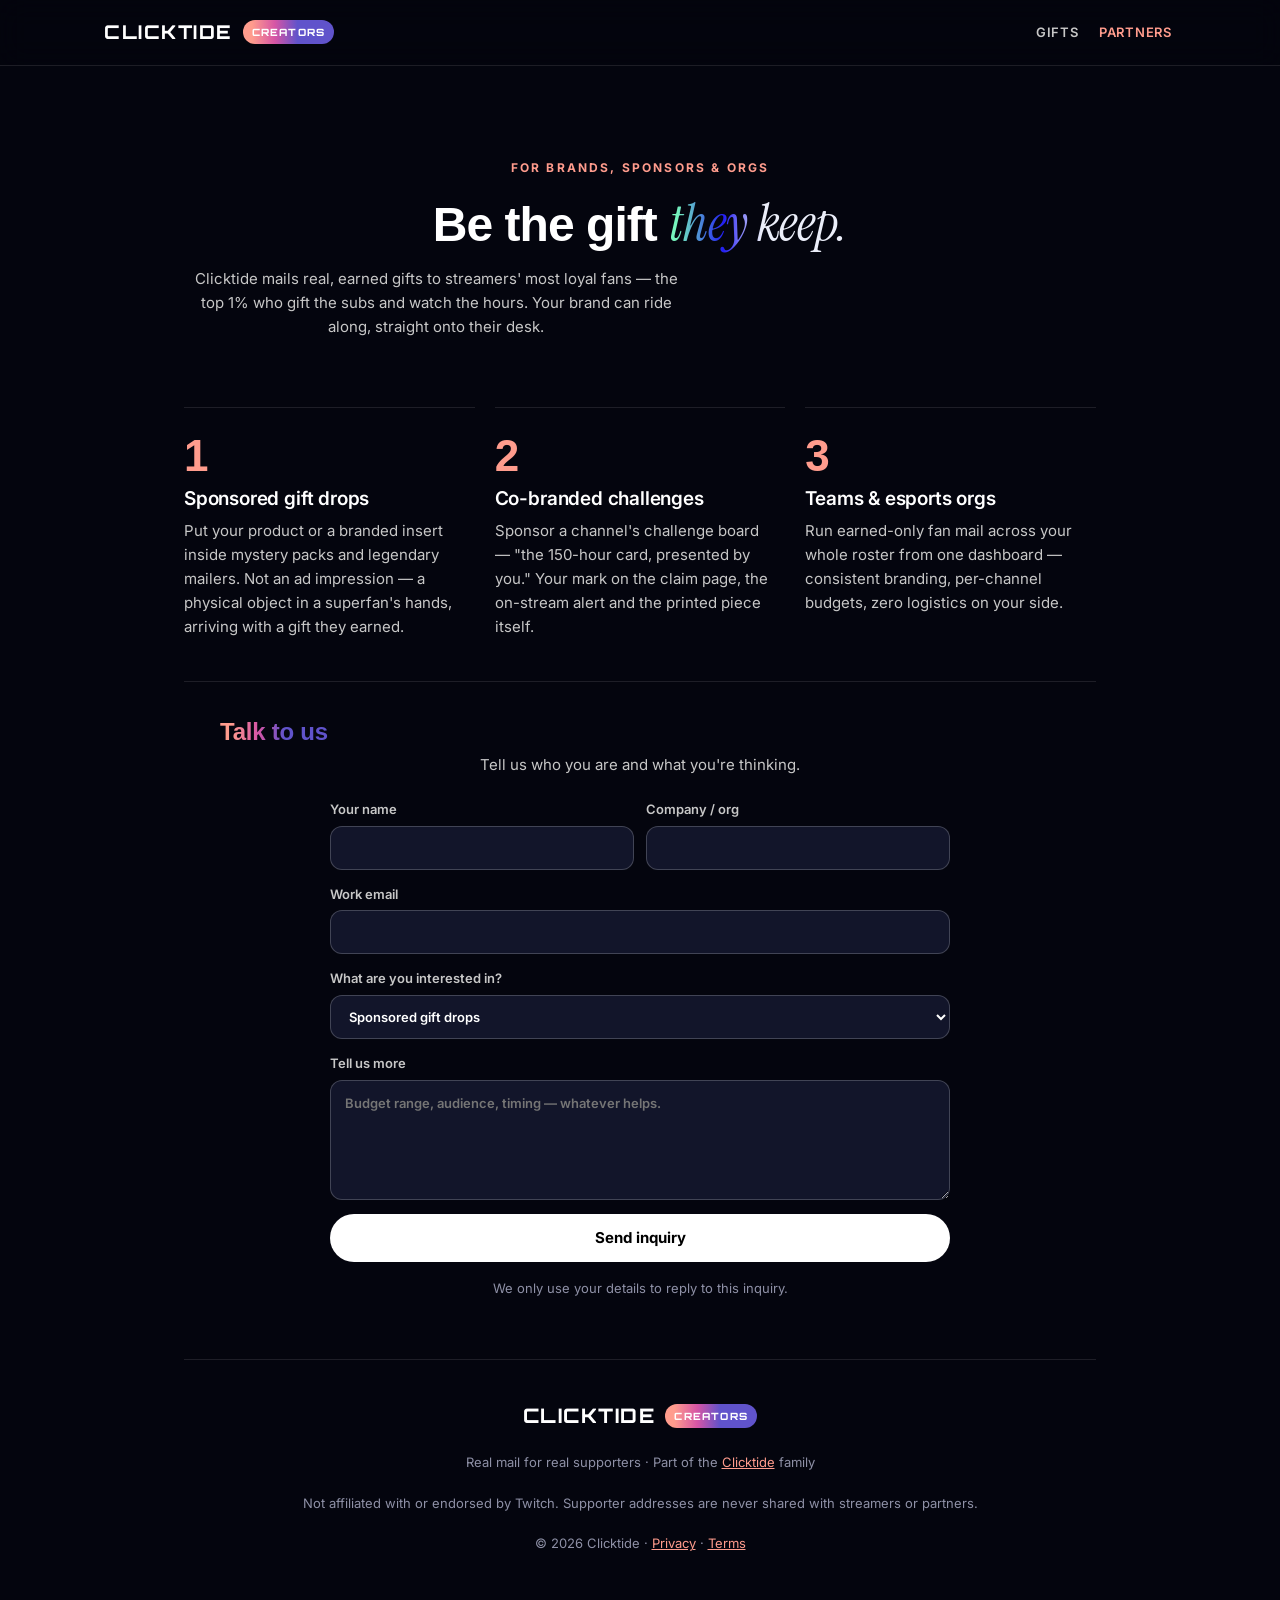
<file: partners.html>
<!doctype html>
<html lang="en">
<head>
<meta charset="utf-8">
<meta name="viewport" content="width=device-width, initial-scale=1">
<title>Partners · Clicktide Creators</title>
<meta name="description" content="Put your brand in the hands of streamers' most loyal fans. Sponsor gift drops, co-branded packs and creator campaigns with Clicktide Creators.">
<link rel="icon" href="data:image/svg+xml,%3Csvg xmlns='http://www.w3.org/2000/svg' viewBox='0 0 64 64'%3E%3Crect x='4' y='14' width='56' height='36' rx='6' fill='%230F1B24'/%3E%3Crect x='10' y='20' width='24' height='4' rx='2' fill='%232BB3AA'/%3E%3Crect x='10' y='28' width='18' height='3' rx='1.5' fill='%23F7F5F0'/%3E%3Crect x='10' y='34' width='14' height='3' rx='1.5' fill='%23F7F5F0' opacity='.6'/%3E%3Ccircle cx='50' cy='24' r='6' fill='%232BB3AA'/%3E%3C/svg%3E">
<link rel="preconnect" href="https://fonts.googleapis.com">
<link rel="preconnect" href="https://fonts.gstatic.com" crossorigin>
<link href="https://fonts.googleapis.com/css2?family=Inter:wght@100;400;600;700;800&family=Orbitron:wght@700;800&display=swap" rel="stylesheet">
<link rel="stylesheet" href="styles.css">
</head>
<body>
<header class="topbar">
  <div class="wrap">
    <a class="brand" href="./" style="text-decoration:none">Clicktide <span class="badge">CREATORS</span></a>
    <div class="row">
      <a class="nav-link" href="./#gifts">Gifts</a>
      <a class="nav-link" href="partners.html" style="color:var(--primary)">Partners</a>
    </div>
  </div>
</header>

<main class="wrap" style="max-width:960px">
  <section class="partner-hero">
    <p class="eyebrow">For brands, sponsors &amp; orgs</p>
    <h1 class="section-title" style="font-size:clamp(28px,4.4vw,48px)">Be the gift <span class="grad-text">they keep.</span></h1>
    <p class="section-sub" style="margin-bottom:0">Clicktide mails real, earned gifts to streamers' most loyal fans — the top 1% who gift the subs and watch the hours. Your brand can ride along, straight onto their desk.</p>
  </section>

  <section class="partner-grid">
    <div class="step">
      <div class="step-num">1</div>
      <h3>Sponsored gift drops</h3>
      <p>Put your product or a branded insert inside mystery packs and legendary mailers. Not an ad impression — a physical object in a superfan's hands, arriving with a gift they earned.</p>
    </div>
    <div class="step">
      <div class="step-num">2</div>
      <h3>Co-branded challenges</h3>
      <p>Sponsor a channel's challenge board — "the 150-hour card, presented by you." Your mark on the claim page, the on-stream alert and the printed piece itself.</p>
    </div>
    <div class="step">
      <div class="step-num">3</div>
      <h3>Teams &amp; esports orgs</h3>
      <p>Run earned-only fan mail across your whole roster from one dashboard — consistent branding, per-channel budgets, zero logistics on your side.</p>
    </div>
  </section>

  <section class="card" style="padding:36px">
    <div class="center" style="margin-bottom:22px">
      <h2 style="font-family:var(--font-display);font-weight:600;letter-spacing:-0.01em">Talk to us</h2>
      <p class="sub" style="margin-bottom:0">Tell us who you are and what you're thinking.</p>
    </div>
    <div id="notice" class="msg hidden" role="status"></div>
    <form id="partner-form" class="partner-form" novalidate>
      <div class="row" style="align-items:flex-end">
        <label style="flex:1;min-width:200px">Your name <input id="p-name" required maxlength="80" autocomplete="name"></label>
        <label style="flex:1;min-width:200px">Company / org <input id="p-company" maxlength="120" autocomplete="organization"></label>
      </div>
      <label>Work email <input id="p-email" type="email" required maxlength="160" autocomplete="email"></label>
      <label>What are you interested in?
        <select id="p-interest">
          <option>Sponsored gift drops</option>
          <option>Co-branded challenge</option>
          <option>Esports / team rollout</option>
          <option>Press</option>
          <option>Something else</option>
        </select>
      </label>
      <label>Tell us more <textarea id="p-message" required maxlength="2000" placeholder="Budget range, audience, timing — whatever helps."></textarea></label>
      <label class="hp-field" aria-hidden="true">Leave this empty <input id="p-website" tabindex="-1" autocomplete="off"></label>
      <button id="p-submit" type="submit">Send inquiry</button>
      <p class="fineprint center" style="margin-top:2px">We only use your details to reply to this inquiry.</p>
    </form>
    <div id="done" class="center hidden" style="padding:18px 0 6px">
      <h3 style="margin-bottom:8px">Got it — talk soon.</h3>
      <p class="sub" style="margin:0">Your inquiry's in. We'll get back to you by email.</p>
    </div>
  </section>

  <footer class="site-footer">
    <div class="footer-inner">
      <div class="brand">Clicktide <span class="badge">CREATORS</span></div>
      <p class="fineprint">Real mail for real supporters · Part of the <a href="https://goclicktide.com">Clicktide</a> family</p>
      <p class="fineprint">Not affiliated with or endorsed by Twitch. Supporter addresses are never shared with streamers or partners.</p>
      <p class="fineprint">© 2026 Clicktide · <a href="https://goclicktide.com/privacy.html">Privacy</a> · <a href="https://goclicktide.com/terms.html">Terms</a></p>
    </div>
  </footer>
</main>

<script src="config.js"></script>
<script>
(function () {
  const cfg = window.CLICKTIDE;
  const $ = (id) => document.getElementById(id);
  function notify(text, isError) {
    const n = $("notice");
    n.textContent = text;
    n.classList.toggle("error", !!isError);
    n.classList.remove("hidden");
  }
  $("partner-form").addEventListener("submit", async (e) => {
    e.preventDefault();
    const name = $("p-name").value.trim();
    const email = $("p-email").value.trim();
    const message = $("p-message").value.trim();
    if (!name || !email || !message) return notify("Name, email and a short message are required.", true);
    $("p-submit").disabled = true;
    const res = await fetch(cfg.SUPABASE_URL + "/functions/v1/partner-inquiry", {
      method: "POST",
      headers: { "Content-Type": "application/json", apikey: cfg.SUPABASE_KEY },
      body: JSON.stringify({
        name, email, message,
        company: $("p-company").value.trim(),
        interest: $("p-interest").value,
        website: $("p-website").value, // honeypot: bots fill it, humans never see it
      }),
    }).catch(() => null);
    $("p-submit").disabled = false;
    const data = res ? await res.json().catch(() => ({})) : {};
    if (!res || !res.ok) return notify(data.error || "Couldn't send right now — try again in a minute.", true);
    $("partner-form").classList.add("hidden");
    $("notice").classList.add("hidden");
    $("done").classList.remove("hidden");
  });
})();
</script>
</body>
</html>
</file>
<file: styles.css>
@import url('https://api.fontshare.com/v2/css?f[]=clash-display@500,600,700&f[]=satoshi@400,500,700,900&display=swap');
@import url('https://fonts.googleapis.com/css2?family=Instrument+Serif:ital@0;1&display=swap');
/* Clicktide Creators — dark theme in the Ecomus style:
   near-black canvas, white type, coral→magenta→indigo gradient accents. */
:root {
  --body-bg: #04050e;
  --surface: #0C0E1C;
  --surface-2: #12152A;
  --line: rgba(255, 255, 255, 0.10);
  --line-strong: rgba(255, 255, 255, 0.2);
  --glass: rgba(255, 255, 255, 0.2);
  --text: #FFFFFF;
  --text-second: #C7C7C7;
  --text-quiet: #8E90A6;
  --primary: #FF9C8D;
  --grad: linear-gradient(90deg, #FF9C8D 10%, #D655A5, #6053CB 60%);
  --grad-full: linear-gradient(135deg, #FF9C8D, #D655A5 45%, #6053CB);
  --grad-hero: linear-gradient(91deg, #76F5BC 4.7%, #221DF3 30.85%, #EBEEF9 52.07%);
  --font-body: "Satoshi", -apple-system, BlinkMacSystemFont, "Segoe UI", Inter, Roboto, sans-serif;
  --font-display: "Clash Display", "SF Pro Display", -apple-system, sans-serif;
  --font-logo: Orbitron, "SF Pro Display", -apple-system, sans-serif;
  --font-accent: "Instrument Serif", Georgia, serif;
  --good-bg: rgba(67, 142, 68, 0.22);
  --good-fg: #9FE2A0;
  --warn-bg: rgba(252, 87, 50, 0.18);
  --warn-fg: #FFB4A6;
  --gold-grad: linear-gradient(135deg, #F6E27A, #B8862B, #FFF4C2, #A8741A, #F6E27A);
  /* legacy aliases still referenced by shared layout rules */
  --ink: var(--surface);
  --paper: var(--text);
  --card: var(--surface);
  --muted: var(--text-second);
  --quiet: var(--text-quiet);
  --teal: var(--primary);
  --teal-dark: var(--primary);
  --danger: #FF6B5A;
}
* { box-sizing: border-box; }
html { scroll-behavior: smooth; }
body { margin: 0; background: var(--body-bg); color: var(--text); font-family: var(--font-body); font-size: 15px; font-weight: 400; line-height: 1.6; letter-spacing: 0; }
h1, h2, h3 { font-family: inherit; font-weight: 600; letter-spacing: -0.01em; line-height: 1.2; margin: 0; }
a { color: var(--text); transition: color .2s ease; }
a:hover { color: var(--primary); }
::selection { background: #D655A5; color: #fff; }
::-webkit-scrollbar { width: 8px; }
::-webkit-scrollbar-track { background: var(--body-bg); }
::-webkit-scrollbar-thumb { background: #2A2D45; border-radius: 10px; }

.grad-text { background: var(--grad-hero); -webkit-background-clip: text; background-clip: text; color: transparent; font-family: var(--font-accent); font-style: italic; font-weight: 400; font-size: 1.08em; letter-spacing: 0; }

/* ---------- Header ---------- */
.topbar { position: sticky; top: 0; z-index: 50; background: rgba(4, 5, 14, 0.78); backdrop-filter: blur(14px); -webkit-backdrop-filter: blur(14px); border-bottom: 1px solid var(--line); }
.topbar .wrap { display: flex; align-items: center; justify-content: space-between; gap: 16px; flex-wrap: wrap; padding-top: 16px; padding-bottom: 16px; }
.brand { display: flex; align-items: center; gap: 10px; font-family: var(--font-logo); font-weight: 800; font-size: 19px; letter-spacing: 1.5px; text-transform: uppercase; }
.badge { font-size: 10px; font-weight: 800; letter-spacing: .12em; background: var(--grad); color: #fff; padding: 4px 9px; border-radius: 999px; }
.wrap { max-width: 1120px; margin: 0 auto; padding: 0 24px; }
main.wrap { padding-top: 36px; padding-bottom: 72px; display: flex; flex-direction: column; gap: 24px; }

/* ---------- Buttons, forms ---------- */
button, .btn { font-family: var(--font-body); font-size: 15px; font-weight: 700; letter-spacing: 0; border: 0; border-radius: 100px; padding: 16px 28px; height: 48px; cursor: pointer; background: #fff; color: #000; text-decoration: none; display: inline-flex; align-items: center; justify-content: center; transition: transform .15s ease, box-shadow .15s ease, background .2s ease, color .2s ease, border-color .2s ease; }
button:hover { transform: translateY(-1px); box-shadow: 0 8px 24px rgba(214, 85, 165, 0.25); }
button.secondary { background: var(--glass); color: var(--text); border: 1px solid var(--glass); backdrop-filter: blur(8px); -webkit-backdrop-filter: blur(8px); }
button.secondary:hover { border-color: #fff; box-shadow: none; }
button.small { padding: 10px 18px; height: 38px; font-size: 13px; }
button:disabled { opacity: .45; cursor: not-allowed; transform: none; box-shadow: none; }
label { display: flex; flex-direction: column; gap: 6px; font-size: 13px; font-weight: 600; color: var(--text-second); }
input, select { font: inherit; padding: 10px 14px; min-height: 44px; border: 1px solid var(--line-strong); border-radius: 12px; background: var(--surface-2); color: var(--text); }
input::placeholder { color: var(--text-quiet); }
input[type="checkbox"] { min-height: 0; width: 20px; height: 20px; accent-color: #D655A5; }
input:focus, select:focus, button:focus-visible { outline: 2px solid #D655A5; outline-offset: 2px; }

/* ---------- Cards, tables, pills ---------- */
.card { background: none; border: none; border-top: 1px solid var(--line); border-radius: 0; padding: 32px 4px 12px 0; margin-top: 10px; }
.card h2 { font-family: var(--font-display); font-size: 24px; font-weight: 600; letter-spacing: -0.01em; margin-bottom: 6px; background: var(--grad); -webkit-background-clip: text; background-clip: text; color: transparent; width: fit-content; }
.sub { color: var(--text-second); margin: 0 0 16px; }
.row { display: flex; gap: 12px; align-items: center; flex-wrap: wrap; }
.table-box { overflow-x: auto; }
table { width: 100%; border-collapse: collapse; font-size: 15px; }
th, td { text-align: left; padding: 12px 10px; border-bottom: 1px solid var(--line); vertical-align: middle; }
th { font-size: 11px; color: var(--text-quiet); font-weight: 700; text-transform: uppercase; letter-spacing: .1em; }
td input[type="number"] { width: 90px; }
.pill { display: inline-block; font-size: 12px; font-weight: 700; padding: 4px 12px; border-radius: 999px; background: var(--good-bg); color: var(--good-fg); }
.pill.pending { background: var(--warn-bg); color: var(--warn-fg); }
.pill.shipped, .pill.ordered { background: var(--good-bg); color: var(--good-fg); }
.pill.expired, .pill.canceled { background: rgba(255,255,255,.08); color: var(--text-quiet); }
.calc { font-size: 13px; color: var(--text-quiet); }
.calc.warn { color: var(--danger); font-weight: 600; }
.msg { padding: 12px 16px; border-radius: 12px; background: var(--good-bg); color: var(--good-fg); border: 1px solid rgba(67,142,68,.35); }
.msg.error { background: var(--warn-bg); color: var(--warn-fg); border-color: rgba(252,87,50,.35); }
.hidden { display: none !important; }
.center { text-align: center; }
.empty { color: var(--text-quiet); padding: 12px 0; }

/* Claim page hero card */
.hero { background: var(--surface); border: 1px solid var(--line); color: var(--text); border-radius: 22px; padding: 32px; }
.hero p { color: var(--text-second); }

/* ---------- Landing ---------- */
.landing { display: flex; flex-direction: column; gap: 112px; }
.eyebrow { font-size: 12px; font-weight: 700; letter-spacing: .18em; text-transform: uppercase; color: var(--primary); margin: 0 0 16px; }
.lead { font-size: 16px; line-height: 1.65; color: var(--text-second); margin: 18px 0 26px; max-width: 48ch; }
.fineprint { font-size: 13px; color: var(--text-quiet); margin: 14px 0 0; }

.landing-hero { position: relative; display: grid; grid-template-columns: 1.15fr 1fr; gap: 48px; align-items: center; padding: 72px 0 40px; }
.landing-hero::before { content: ""; position: absolute; top: -140px; right: -180px; width: 560px; height: 560px; background: radial-gradient(circle, rgba(96,83,203,.35), rgba(214,85,165,.18) 45%, transparent 70%); filter: blur(10px); pointer-events: none; }
.landing-hero::after { content: ""; position: absolute; bottom: -120px; left: -220px; width: 480px; height: 480px; background: radial-gradient(circle, rgba(255,156,141,.16), transparent 65%); pointer-events: none; }
.hero-copy { position: relative; z-index: 1; }
.landing-hero h1 { font-family: var(--font-display); font-size: clamp(36px, 5.2vw, 66px); font-weight: 600; letter-spacing: -0.02em; line-height: 1.04; }
.landing-hero button { font-size: 14px; }
.landing-hero .fineprint { color: var(--text-quiet); }

.hero-visual { position: relative; min-height: 320px; z-index: 1; }
.mock-card { position: absolute; width: min(340px, 100%); aspect-ratio: 3 / 2; border-radius: 14px; left: 50%; top: 50%; }
.mock-behind { transform: translate(-54%, -56%) rotate(-7deg); background: #0A0C18; box-shadow: 0 18px 50px rgba(0,0,0,.6); }
.mock-behind::before { content: ""; position: absolute; inset: -5px; border-radius: 16px; padding: 5px; background: var(--gold-grad); -webkit-mask: linear-gradient(#fff 0 0) content-box, linear-gradient(#fff 0 0); -webkit-mask-composite: xor; mask-composite: exclude; }
.mock-badge-gold { position: absolute; top: 10px; left: 50%; transform: translateX(-50%); background: linear-gradient(90deg,#B8862B,#F6E27A,#B8862B); color: #2A1E05; font-size: 10px; font-weight: 800; letter-spacing: 2px; padding: 3px 12px; border-radius: 10px; }
.mock-front { transform: translate(-46%, -44%) rotate(4deg); background: radial-gradient(circle at 82% 8%, rgba(214,85,165,.4), transparent 55%), radial-gradient(circle at 10% 95%, rgba(96,83,203,.35), transparent 50%), #0D1020; border: 1px solid var(--line-strong); box-shadow: 0 28px 60px rgba(0,0,0,.65); padding: 20px; }
.mock-pill { position: absolute; top: 16px; right: 16px; background: var(--grad); color: #fff; font-size: 10px; font-weight: 800; letter-spacing: 1px; padding: 5px 12px; border-radius: 999px; }
.mock-bottom { position: absolute; left: 20px; right: 20px; bottom: 18px; }
.mock-gift { font-size: 10px; font-weight: 800; letter-spacing: 2.5px; color: var(--primary); }
.mock-title { font-size: 25px; font-weight: 800; letter-spacing: -0.01em; line-height: 1.08; color: #fff; margin-top: 7px; }
.mock-from { font-size: 15px; font-style: italic; color: var(--text-second); margin-top: 7px; }

.landing-section { text-align: left; position: relative; }
.section-title { font-family: var(--font-display); font-size: clamp(26px, 3.4vw, 42px); font-weight: 600; letter-spacing: -0.02em; margin: 0 0 12px; }
.section-sub { color: var(--text-second); margin: 0 0 44px; max-width: 56ch; }

.steps { display: grid; grid-template-columns: repeat(3, 1fr); gap: 36px 32px; text-align: left; margin-top: 18px; }
.step { background: none; border: none; border-top: 1px solid var(--line); border-radius: 0; padding: 26px 12px 0 0; }
.step:hover { border-color: var(--line-strong); transform: translateY(-3px); }
.step-num { background: var(--grad); -webkit-background-clip: text; background-clip: text; color: transparent; font-family: var(--font-display); font-weight: 600; font-size: 44px; line-height: 1; display: block; margin-bottom: 10px; }
.step h3 { font-size: 19px; margin-bottom: 8px; }
.step p { color: var(--text-second); margin: 0; font-size: 15px; line-height: 1.6; }

.tiers { display: grid; grid-template-columns: repeat(4, 1fr); gap: 18px; }
.tier { background: var(--surface); border: 1px solid var(--line); border-radius: 20px; padding: 28px 18px; transition: transform .2s ease; }
.tier:hover { transform: translateY(-3px); }
.tier p { margin: 0; }
.tier-name { font-weight: 800; font-size: 20px; letter-spacing: -0.01em; }
.tier-size { font-size: 12px; font-weight: 700; letter-spacing: .1em; text-transform: uppercase; color: var(--primary); margin-top: 8px !important; }
.tier-line { color: var(--text-quiet); font-size: 14px; font-style: italic; margin-top: 12px !important; }
.tier-rare { border-color: rgba(255, 156, 141, 0.55); }
.tier-epic { border: 2px solid transparent; background: linear-gradient(var(--surface), var(--surface)) padding-box, var(--grad-full) border-box; }
.tier-legendary { border: 2px solid transparent; background: linear-gradient(#14110A, #14110A) padding-box, var(--gold-grad) border-box; }

.privacy-band { background: none; border: none; border-radius: 0; padding: 12px 0 0; position: relative; }
.privacy-band::before { content: ""; position: absolute; top: -160px; left: 50%; transform: translateX(-50%); width: 640px; height: 320px; background: radial-gradient(ellipse, rgba(96,83,203,.28), transparent 70%); pointer-events: none; }
.privacy-grid { position: relative; display: grid; grid-template-columns: repeat(3, 1fr); gap: 34px; text-align: left; }
.privacy-item svg { color: var(--primary); margin-bottom: 12px; }
.privacy-item h3 { font-size: 19px; margin-bottom: 8px; }
.privacy-item p { color: var(--text-second); margin: 0; font-size: 15px; line-height: 1.6; }

.landing-cta { padding: 10px 0 8px; }
.landing-cta button { font-size: 16px; padding: 15px 30px; }

.site-footer { border-top: 1px solid var(--line); padding: 40px 0 8px; text-align: center; }
.footer-inner { display: flex; flex-direction: column; gap: 6px; align-items: center; }
.site-footer .brand { font-size: 20px; }
.site-footer a { color: var(--primary); }

@media (max-width: 900px) {
  .landing-hero { grid-template-columns: 1fr; padding: 48px 0 24px; gap: 28px; }
  .hero-visual { min-height: 260px; margin-top: 12px; }
  .steps, .privacy-grid { grid-template-columns: 1fr; }
  .tiers { grid-template-columns: repeat(2, 1fr); }
  .privacy-band { padding: 36px 24px; }
}
@media (max-width: 520px) {
  .tiers { grid-template-columns: 1fr; }
}

/* ---------- Viewer challenge page ---------- */
/* Channel-art backdrop: the streamer's own image, blown up and blurred into a glow,
   with the page fading back to the canvas color so text stays readable. */
.ch-backdrop { position: fixed; inset: -10%; z-index: -2; background-size: cover; background-position: center 20%; filter: blur(90px) saturate(1.7) brightness(.85); opacity: 0; transform: scale(1.25); transition: opacity 1.2s ease; }
.ch-backdrop.on { opacity: .7; }
.ch-backdrop-fade { position: fixed; inset: 0; z-index: -1; background: linear-gradient(180deg, rgba(4,5,14,.12) 0%, rgba(4,5,14,.55) 52%, rgba(4,5,14,.9) 92%); }
/* Standing color washes so the app never reads flat-black, even with no channel art. */
#app-view::before { content: ""; position: fixed; inset: 0; z-index: -3; pointer-events: none;
  background:
    radial-gradient(60% 42% at 12% 0%, rgba(255, 156, 141, 0.20), transparent 62%),
    radial-gradient(52% 38% at 88% 14%, rgba(96, 83, 203, 0.28), transparent 62%),
    radial-gradient(40% 30% at 78% 88%, rgba(43, 179, 170, 0.14), transparent 62%),
    radial-gradient(48% 34% at 22% 96%, rgba(214, 85, 165, 0.18), transparent 62%); }
.ch-head { text-align: left; padding: 40px 0 6px; }
.ch-head-row { display: flex; align-items: center; gap: 16px; margin-bottom: 12px; }
#login-cta-card { background: none; border-top: none; border-radius: 0; padding: 6px 0 26px !important; margin-top: 0; border-bottom: 1px solid var(--line); text-align: left; }
.ch-avatar { width: 64px; height: 64px; border-radius: 50%; border: 2px solid rgba(255, 255, 255, 0.35); flex-shrink: 0; }
.ch-chips { display: flex; gap: 8px; flex-wrap: wrap; margin: 20px 0 22px; }
.ch-chip { border: 1px solid rgba(255, 255, 255, 0.18); background: rgba(255, 255, 255, 0.05); backdrop-filter: blur(10px); -webkit-backdrop-filter: blur(10px); color: var(--text); border-radius: 100px; padding: 9px 18px; height: auto; font-size: 13px; font-weight: 700; }
.ch-chip.on { background: #fff; color: #04050e; border-color: #fff; }

/* ---------- Rewards: sentence rows with inline autosaving inputs ---------- */
.rw-list { display: flex; flex-direction: column; }
.rw-row { display: flex; align-items: flex-start; gap: 16px; padding: 20px 4px 20px 0; border-top: 1px solid var(--line); transition: opacity .2s ease; }
.rw-row.off .rw-main { opacity: 0.4; }
.rw-main { flex: 1; min-width: 0; }
.rw-top { display: flex; align-items: center; gap: 10px; flex-wrap: wrap; }
.rw-name { font-weight: 700; font-size: 16px; }
.rw-sent { display: flex; align-items: center; gap: 7px; flex-wrap: wrap; color: var(--text-second); font-size: 14px; margin-top: 7px; }
.rw-in { width: 62px; min-height: 34px; padding: 4px 8px; text-align: center; border-radius: 10px; background: var(--surface-2); border: 1px solid transparent; color: var(--text); font: inherit; font-weight: 700; }
.rw-in:focus { border-color: var(--line-strong); outline: none; }
.rw-date { width: 136px; text-align: left; font-weight: 600; color-scheme: dark; }
.rw-name[contenteditable] { outline: none; border-bottom: 1px dashed transparent; cursor: text; padding-bottom: 1px; }
.rw-name[contenteditable]:hover { border-bottom-color: var(--line-strong); }
.rw-name[contenteditable]:focus { border-bottom-color: var(--primary); }
.rw-chip-sel { appearance: none; -webkit-appearance: none; border: 1px solid transparent; cursor: pointer; font-family: var(--font-body); }
.rw-chip-sel:hover { border-color: rgba(255, 255, 255, 0.35); }
.rw-chip-sel option { background: #12152A; color: #fff; text-transform: none; }
.rw-sel { appearance: none; -webkit-appearance: none; background: var(--surface-2); border: 1px solid transparent; border-radius: 10px; padding: 6px 12px; min-height: 34px; color: var(--text); font: inherit; font-size: 13.5px; font-weight: 700; cursor: pointer; }
.rw-sel:hover, .rw-sel:focus { border-color: var(--line-strong); outline: none; }
.rw-sel option { background: #12152A; color: #fff; }
.rw-del { background: none; border: none; height: auto; padding: 2px 4px; margin-left: auto; font-size: 12px; font-weight: 700; color: var(--text-quiet); cursor: pointer; border-radius: 6px; }
.rw-del:hover { color: #FF9C8D; transform: none; box-shadow: none; }
.rw-del.armed { color: #FF9C8D; }
.rw-edit { color: var(--text-second); }
.rw-edit:hover { color: #fff; }
.rw-edit.armed { color: #5fe0d6; }
.rw-name-locked { cursor: default; }
.rw-done { margin-left: auto; height: 32px; padding: 6px 16px; font-size: 13px; }
.rw-row.open .rw-del { margin-left: 8px; }
.rw-sec-h { display: flex; align-items: center; gap: 12px; margin: 30px 0 2px; }
.rw-sec-name { font-size: 13px; font-weight: 800; letter-spacing: 0.14em; text-transform: uppercase; color: var(--primary); outline: none; border-bottom: 1px dashed transparent; cursor: text; }
.rw-sec-name:hover { border-bottom-color: var(--line-strong); }
.rw-sec-name:focus { border-bottom-color: var(--primary); }
.rw-sec-name-static { font-size: 13px; font-weight: 800; letter-spacing: 0.14em; text-transform: uppercase; color: var(--text-quiet); }
.rw-sec-empty { font-size: 13px; padding: 10px 0; }
.ch-sec-h { font-size: 13px; font-weight: 800; letter-spacing: 0.14em; text-transform: uppercase; color: var(--primary); margin: 26px 0 10px; }
.rw-row.open { background: rgba(255, 255, 255, 0.025); border-radius: 14px; border-top-color: transparent; padding-left: 14px; margin-top: 12px; }
.rw-saved { font-size: 11px; font-weight: 800; letter-spacing: 0.5px; color: #9FE2A0; opacity: 0; transition: opacity .3s ease; }
.rw-saved.show { opacity: 1; animation: savedpop .35s ease; }
@keyframes savedpop { 0% { transform: scale(0.6); } 60% { transform: scale(1.15); } 100% { transform: scale(1); } }
.rw-art { width: 46px; height: 46px; border-radius: 13px; }
.rw-art svg { width: 24px; height: 24px; }
.rw-row:not(.open):hover { background: rgba(255, 255, 255, 0.02); }
.st-tiles { display: grid; grid-template-columns: repeat(3, 1fr); gap: 12px; margin: 4px 0 16px; }
.st-tile { background: rgba(255, 255, 255, 0.045); border-radius: 16px; padding: 18px 12px; text-align: center; transition: transform .15s ease; }
.st-tile:nth-child(1) { background: radial-gradient(120% 120% at 50% 0%, rgba(43, 179, 170, 0.22), rgba(43, 179, 170, 0.06)); }
.st-tile:nth-child(2) { background: radial-gradient(120% 120% at 50% 0%, rgba(255, 156, 141, 0.22), rgba(255, 156, 141, 0.06)); }
.st-tile:nth-child(3) { background: radial-gradient(120% 120% at 50% 0%, rgba(96, 83, 203, 0.28), rgba(96, 83, 203, 0.08)); }
.st-tile:hover { transform: translateY(-2px); }
.st-num { font-family: var(--font-display); font-weight: 600; font-size: 32px; line-height: 1; background: var(--grad); -webkit-background-clip: text; background-clip: text; color: transparent; }
.st-lab { font-size: 10px; font-weight: 800; letter-spacing: 0.14em; color: var(--text-quiet); margin-top: 8px; }
.rw-tiers-note { line-height: 2.3; }
.rw-tiers-note .ch-tier { vertical-align: 1px; }

/* ---------- App surfaces: glass panels with depth (the premium look).
   The open editorial style stays for the marketing pages; the APP gets
   real surfaces — blur, a light-catch top edge, and soft shadow. ---------- */
#app-view .card {
  background: linear-gradient(180deg, rgba(255, 255, 255, 0.075), rgba(255, 255, 255, 0.03));
  backdrop-filter: blur(26px); -webkit-backdrop-filter: blur(26px);
  border: 1px solid rgba(255, 255, 255, 0.11);
  border-top-color: rgba(255, 255, 255, 0.22);
  border-radius: 26px;
  padding: 30px 28px;
  margin-top: 0;
  box-shadow: 0 24px 60px rgba(0, 0, 0, 0.45);
}
#app-view .st-tile { border: 1px solid rgba(255, 255, 255, 0.09); border-top-color: rgba(255, 255, 255, 0.18); box-shadow: 0 8px 22px rgba(0, 0, 0, 0.25); }
#app-view .rw-row { border-top-color: rgba(255, 255, 255, 0.09); }
#app-view .rw-row.open { background: rgba(255, 255, 255, 0.05); border: 1px solid rgba(255, 255, 255, 0.12); border-top-color: rgba(255, 255, 255, 0.2); box-shadow: 0 10px 30px rgba(0, 0, 0, 0.3); padding: 18px 16px; }
#app-view .switch .knob { box-shadow: inset 0 1px 2px rgba(0, 0, 0, 0.3); }
#app-view input, #app-view select.rw-sel, #app-view .rw-in { background: rgba(4, 5, 14, 0.45); border-color: rgba(255, 255, 255, 0.14); }
#app-view #budget { width: 140px; }
#app-view table td { border-top-color: rgba(255, 255, 255, 0.08); }
@media (max-width: 560px) { .st-num { font-size: 24px; } .st-tiles { gap: 8px; } }
.switch { position: relative; width: 44px; height: 26px; flex-shrink: 0; cursor: pointer; display: inline-block; margin-top: 2px; }
.switch input { position: absolute; opacity: 0; width: 0; height: 0; }
.switch .knob { position: absolute; inset: 0; background: rgba(255, 255, 255, 0.14); border-radius: 100px; transition: background .2s ease; }
.switch .knob::after { content: ""; position: absolute; top: 3px; left: 3px; width: 20px; height: 20px; border-radius: 50%; background: #fff; transition: transform .2s ease; }
.switch input:checked + .knob { background: var(--grad); }
.switch input:checked + .knob::after { transform: translateX(18px); }
.ch-title { font-family: var(--font-display); font-size: clamp(30px, 4.6vw, 52px); font-weight: 600; letter-spacing: -0.02em; }
.live-pill { display: inline-block; margin-left: 8px; background: rgba(67, 142, 68, 0.25); color: #9FE2A0; font-size: 10px; font-weight: 800; letter-spacing: 1.5px; padding: 3px 10px; border-radius: 999px; vertical-align: middle; animation: livepulse 2s ease-in-out infinite; }
@keyframes livepulse { 0%, 100% { opacity: 1; } 50% { opacity: .55; } }
.ch-grid { display: flex; flex-direction: column; gap: 10px; }
.ch-card { display: flex; align-items: flex-start; gap: 16px; background: rgba(255, 255, 255, 0.035); backdrop-filter: blur(14px); -webkit-backdrop-filter: blur(14px); border: none; border-left: 3px solid var(--line); border-radius: 0 18px 18px 0; padding: 22px 22px 22px 22px; }
.ch-card.tier-rare { border-left-color: rgba(255, 156, 141, 0.85); }
.ch-card.tier-epic { border-left-color: #D655A5; }
.ch-card.tier-legendary { border-left-color: #F6E27A; }
.ch-row { display: flex; align-items: center; justify-content: space-between; gap: 12px; flex-wrap: wrap; }
.ch-name { font-size: 17px; font-weight: 700; }
.ch-tier { font-size: 10px; font-weight: 800; letter-spacing: 1.5px; padding: 4px 10px; border-radius: 999px; background: rgba(255,255,255,.08); color: var(--text-second); }
.ch-tier-rare { background: rgba(255, 156, 141, 0.18); color: var(--primary); }
.ch-tier-epic { background: var(--grad); color: #fff; }
.ch-tier-legendary { background: linear-gradient(90deg,#B8862B,#F6E27A,#B8862B); color: #2A1E05; }
.ch-meta { font-size: 12px; color: var(--text-quiet); margin: 4px 0 14px; }
.bar { height: 12px; border-radius: 999px; background: rgba(255, 255, 255, 0.08); overflow: hidden; }
.bar-fill { height: 100%; border-radius: 999px; background: var(--grad); transition: width .8s cubic-bezier(.22,1,.36,1); }
.bar-fill.full { background: var(--gold-grad); }
.ch-progress { font-size: 13px; color: var(--text-second); }
.ch-claim { font-size: 13px; }
a.btn.small { padding: 10px 18px; height: 38px; font-size: 13px; border-radius: 100px; background: #fff; color: #000; font-weight: 600; display: inline-flex; align-items: center; text-decoration: none; }

/* ---------- Gifts showcase + nav ---------- */
.nav-link { font-size: 13px; font-weight: 600; letter-spacing: .06em; text-transform: uppercase; color: var(--text-second); text-decoration: none; padding: 6px 4px; }
.nav-link:hover { color: var(--primary); }
.gifts-grid { display: grid; grid-template-columns: repeat(4, 1fr); gap: 36px 28px; text-align: left; }
/* ANIMA-style image cards: the product art IS the tile, text rides the scrim. */
.gift { position: relative; background: var(--surface); border: none; border-radius: 20px; overflow: hidden; padding: 0; min-height: 240px; display: flex; flex-direction: column; justify-content: flex-end; transition: transform .2s ease; }
.gift:hover { transform: translateY(-4px); }
.gift-art { position: absolute; inset: 0 0 26% 0; display: flex; align-items: center; justify-content: center; }
.gift-art svg { width: 78%; max-height: 92%; margin: 0; filter: drop-shadow(0 10px 24px rgba(0, 0, 0, 0.45)); }
/* Challenge rows: little product-art chip, like a streaming app's content list */
.ch-art { width: 56px; height: 56px; border-radius: 16px; flex-shrink: 0; display: flex; align-items: center; justify-content: center; background: rgba(43, 179, 170, 0.24); }
.ch-art svg { width: 30px; height: 30px; color: #fff; }
.ch-art.t-rare { background: rgba(255, 156, 141, 0.28); }
.ch-art.t-epic { background: var(--grad); }
.ch-art.t-legendary { background: linear-gradient(135deg, #B8862B, #F6E27A, #B8862B); }
.ch-art.t-legendary svg { color: #2A1E05; }
.ch-body { flex: 1; min-width: 0; }
.g-post { background: radial-gradient(130% 95% at 50% 0%, rgba(43, 179, 170, 0.32), transparent 62%) var(--surface); }
.g-cert { background: radial-gradient(130% 95% at 50% 0%, rgba(246, 226, 122, 0.22), transparent 62%) var(--surface); }
.g-tee { background: radial-gradient(130% 95% at 50% 0%, rgba(255, 156, 141, 0.26), transparent 62%) var(--surface); }
.g-poster { background: radial-gradient(130% 95% at 50% 0%, rgba(214, 85, 165, 0.26), transparent 62%) var(--surface); }
.g-mug { background: radial-gradient(130% 95% at 50% 0%, rgba(96, 83, 203, 0.32), transparent 62%) var(--surface); }
.gift-scrim { position: relative; padding: 52px 18px 18px; background: linear-gradient(to top, rgba(4, 5, 14, 0.95) 38%, rgba(4, 5, 14, 0)); }
.gift-scrim .gift-name { margin: 0; font-size: 17px; }
.gift-scrim .gift-line { margin: 5px 0 0; font-size: 13px; }
.gift .gift-src { position: absolute; top: 12px; left: 12px; z-index: 2; }
.gift-connect { align-items: center; justify-content: center; text-align: center; padding: 24px; border: 1px dashed var(--line-strong); background: none; }
.gift-connect .gift-line { margin-top: 6px; }
.gift svg { color: var(--primary); margin-bottom: 10px; }
.gift-name { margin: 0; font-weight: 700; font-size: 15px; }
.gift-line { margin: 4px 0 0; font-size: 12.5px; color: var(--text-quiet); line-height: 1.5; }
@media (max-width: 900px) { .gifts-grid { grid-template-columns: repeat(2, 1fr); } }
@media (max-width: 480px) { .gifts-grid { grid-template-columns: 1fr; } }

/* ---------- Partners page ---------- */
.partner-hero { text-align: center; padding: 56px 0 8px; }
.partner-grid { display: grid; grid-template-columns: repeat(3, 1fr); gap: 20px; text-align: left; margin: 36px 0 8px; }
.partner-form { max-width: 620px; margin: 0 auto; display: flex; flex-direction: column; gap: 14px; text-align: left; }
.partner-form textarea { font: inherit; padding: 12px 14px; border: 1px solid var(--line-strong); border-radius: 12px; background: var(--surface-2); color: var(--text); min-height: 120px; resize: vertical; }
.partner-form textarea:focus { outline: 2px solid #D655A5; outline-offset: 2px; }
.hp-field { position: absolute; left: -5000px; opacity: 0; }
@media (max-width: 900px) { .partner-grid { grid-template-columns: 1fr; } }

/* Gift source tags + connect-store tile */
.gift-src { display:inline-block; font-size:10px; font-weight:800; letter-spacing:1px; text-transform:uppercase; padding:3px 9px; border-radius:999px; margin-bottom:9px; }
.src-ct { background:rgba(118,245,188,.18); color:#9FE2A0; }
.src-store { background:rgba(255,156,141,.16); color:var(--primary); }
.gift-connect { border:2px dashed var(--line-strong); }
.gift-connect svg { color:#fff; }
</file>
